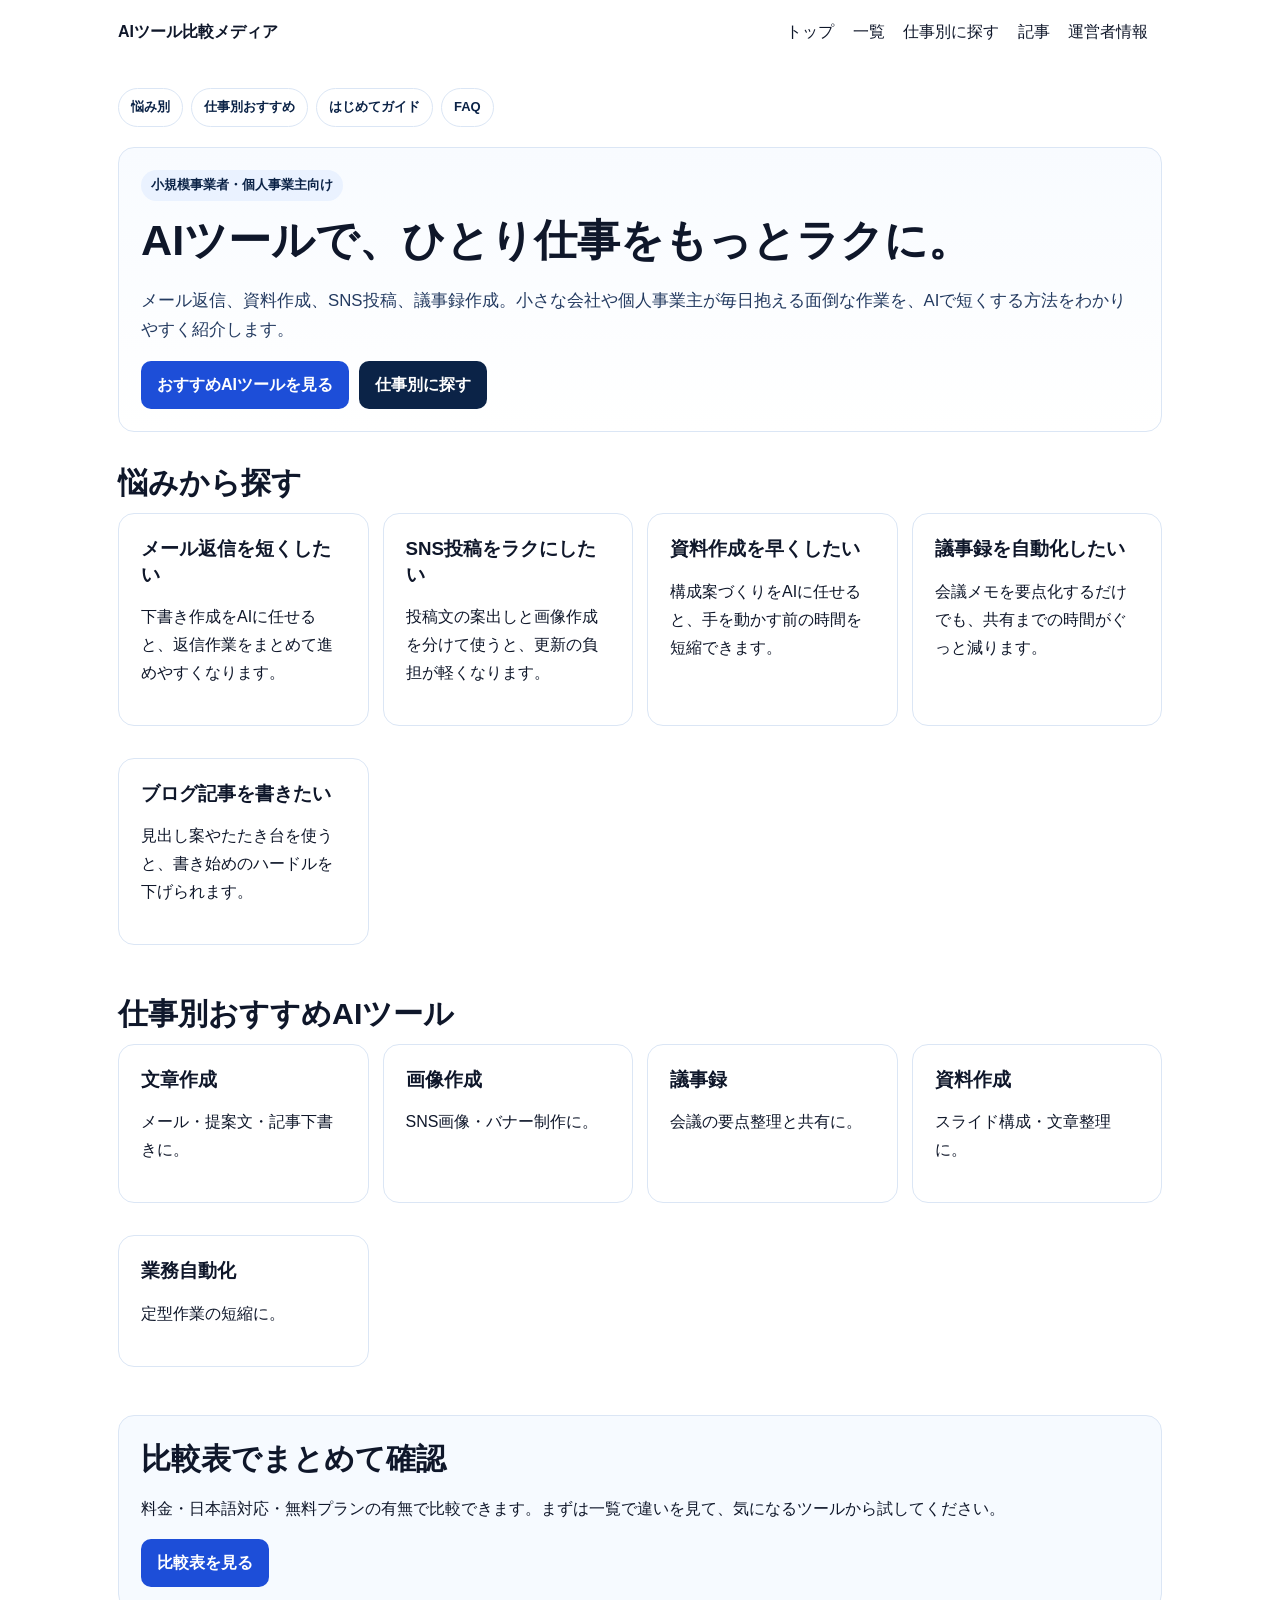
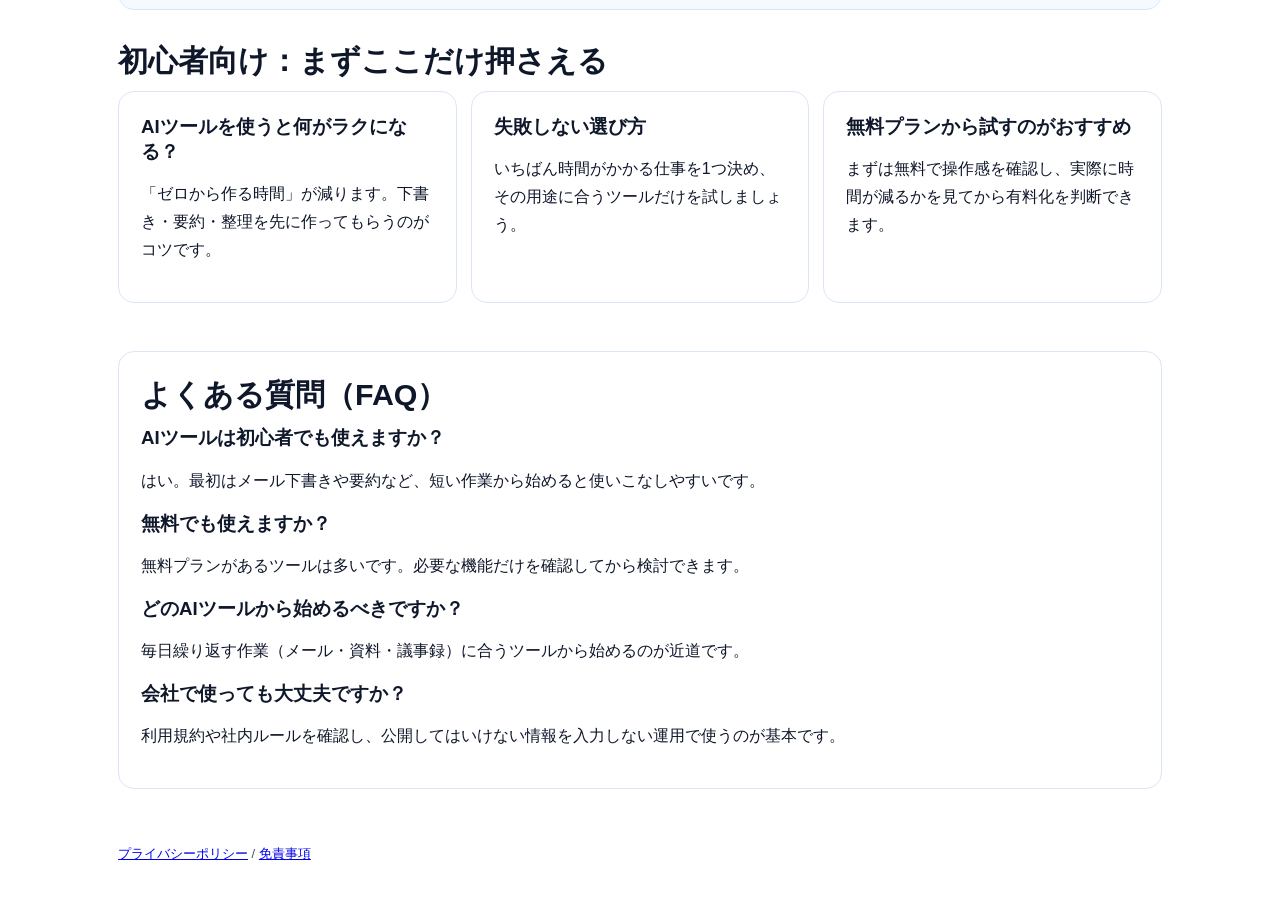
<file: index.html>
<!DOCTYPE html>
<html lang="ja">
<head>
  <meta charset="UTF-8">
  <meta name="viewport" content="width=device-width, initial-scale=1.0">
  <title>AIツールで、ひとり仕事をもっとラクに。 | AIツール比較メディア</title>
  <meta name="description" content="メール返信、資料作成、SNS投稿、議事録作成。小さな会社や個人事業主が毎日抱える面倒な作業を、AIで短くする方法をわかりやすく紹介します。">
  <link rel="stylesheet" href="css/style.css">
  <script type="application/ld+json">
  {
    "@context": "https://schema.org",
    "@type": "WebPage",
    "name": "AIツールで、ひとり仕事をもっとラクに。",
    "description": "小規模事業者・個人事業主向けのAI活用ガイド"
  }
  </script>
</head>
<body>
  <header>
    <strong>AIツール比較メディア</strong>
    <nav>
      <a href="index.html">トップ</a>
      <a href="tools.html">一覧</a>
      <a href="categories.html">仕事別に探す</a>
      <a href="article.html">記事</a>
      <a href="about.html">運営者情報</a>
    </nav>
  </header>

  <main>
    <section class="mini-nav" aria-label="クイックナビ"><a href="#pain">悩み別</a><a href="#jobs">仕事別おすすめ</a><a href="#beginner">はじめてガイド</a><a href="#faq">FAQ</a></section>
    <section class="hero hero-large">
      <p class="kicker">小規模事業者・個人事業主向け</p>
      <h1>AIツールで、ひとり仕事をもっとラクに。</h1>
      <p class="lead">メール返信、資料作成、SNS投稿、議事録作成。小さな会社や個人事業主が毎日抱える面倒な作業を、AIで短くする方法をわかりやすく紹介します。</p>
      <div class="button-row">
        <a class="button" href="tools.html">おすすめAIツールを見る</a>
        <a class="button button-sub" href="categories.html">仕事別に探す</a>
      </div>
    </section>

    <section id="pain" class="section-block">
      <h2>悩みから探す</h2>
      <div class="grid">
        <article class="card"><h3>メール返信を短くしたい</h3><p>下書き作成をAIに任せると、返信作業をまとめて進めやすくなります。</p></article>
        <article class="card"><h3>SNS投稿をラクにしたい</h3><p>投稿文の案出しと画像作成を分けて使うと、更新の負担が軽くなります。</p></article>
        <article class="card"><h3>資料作成を早くしたい</h3><p>構成案づくりをAIに任せると、手を動かす前の時間を短縮できます。</p></article>
        <article class="card"><h3>議事録を自動化したい</h3><p>会議メモを要点化するだけでも、共有までの時間がぐっと減ります。</p></article>
        <article class="card"><h3>ブログ記事を書きたい</h3><p>見出し案やたたき台を使うと、書き始めのハードルを下げられます。</p></article>
      </div>
    </section>

    <section id="jobs" class="section-block">
      <h2>仕事別おすすめAIツール</h2>
      <div class="grid">
        <article class="card"><h3>文章作成</h3><p>メール・提案文・記事下書きに。</p></article>
        <article class="card"><h3>画像作成</h3><p>SNS画像・バナー制作に。</p></article>
        <article class="card"><h3>議事録</h3><p>会議の要点整理と共有に。</p></article>
        <article class="card"><h3>資料作成</h3><p>スライド構成・文章整理に。</p></article>
        <article class="card"><h3>業務自動化</h3><p>定型作業の短縮に。</p></article>
      </div>
    </section>

    <section class="notice notice-highlight">
      <h2>比較表でまとめて確認</h2>
      <p>料金・日本語対応・無料プランの有無で比較できます。まずは一覧で違いを見て、気になるツールから試してください。</p>
      <a class="button" href="tools.html">比較表を見る</a>
    </section>

    <section id="beginner" class="section-block">
      <h2>初心者向け：まずここだけ押さえる</h2>
      <div class="grid grid-3">
        <article class="card">
          <h3>AIツールを使うと何がラクになる？</h3>
          <p>「ゼロから作る時間」が減ります。下書き・要約・整理を先に作ってもらうのがコツです。</p>
        </article>
        <article class="card">
          <h3>失敗しない選び方</h3>
          <p>いちばん時間がかかる仕事を1つ決め、その用途に合うツールだけを試しましょう。</p>
        </article>
        <article class="card">
          <h3>無料プランから試すのがおすすめ</h3>
          <p>まずは無料で操作感を確認し、実際に時間が減るかを見てから有料化を判断できます。</p>
        </article>
      </div>
    </section>

    <section id="faq" class="card faq">
      <h2>よくある質問（FAQ）</h2>
      <h3>AIツールは初心者でも使えますか？</h3>
      <p>はい。最初はメール下書きや要約など、短い作業から始めると使いこなしやすいです。</p>
      <h3>無料でも使えますか？</h3>
      <p>無料プランがあるツールは多いです。必要な機能だけを確認してから検討できます。</p>
      <h3>どのAIツールから始めるべきですか？</h3>
      <p>毎日繰り返す作業（メール・資料・議事録）に合うツールから始めるのが近道です。</p>
      <h3>会社で使っても大丈夫ですか？</h3>
      <p>利用規約や社内ルールを確認し、公開してはいけない情報を入力しない運用で使うのが基本です。</p>
    </section>
  </main>

  <footer>
    <a href="privacy.html">プライバシーポリシー</a> / <a href="disclaimer.html">免責事項</a>
  </footer>
</body>
</html>
</file>
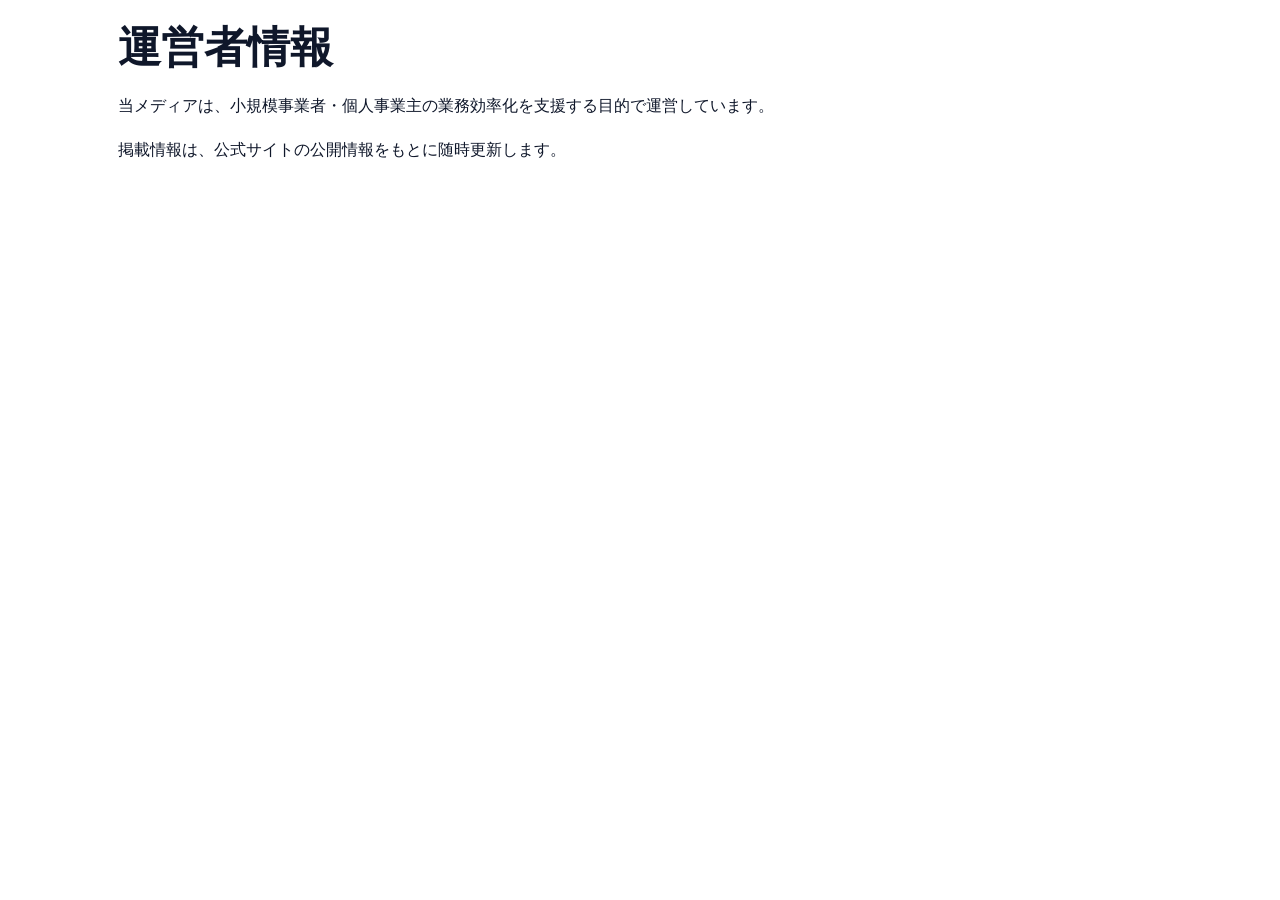
<file: about.html>
<!DOCTYPE html><html lang="ja"><head><meta charset="UTF-8"><meta name="viewport" content="width=device-width, initial-scale=1.0"><title>運営者情報 | AIツール比較メディア</title><meta name="description" content="AIツール比較メディアの運営目的と方針を掲載しています。"><link rel="stylesheet" href="css/style.css"></head><body><main><h1>運営者情報</h1><p>当メディアは、小規模事業者・個人事業主の業務効率化を支援する目的で運営しています。</p><p>掲載情報は、公式サイトの公開情報をもとに随時更新します。</p></main></body></html>
</file>
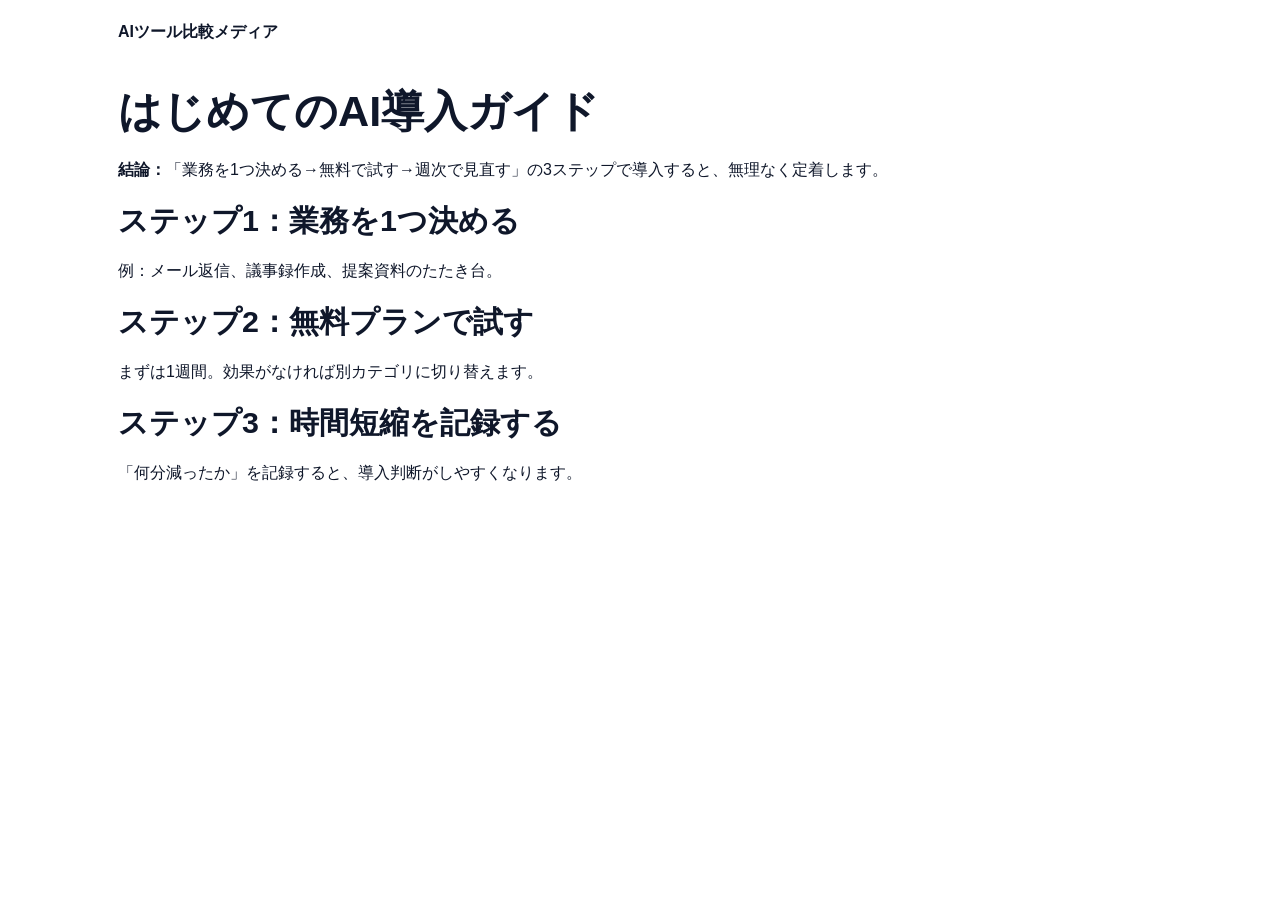
<file: article.html>
<!DOCTYPE html><html lang="ja"><head><meta charset="UTF-8"><meta name="viewport" content="width=device-width, initial-scale=1.0"><title>はじめてのAI導入ガイド | AIツール比較メディア</title><meta name="description" content="小規模事業者がAIツールを失敗せず導入する3ステップを解説。"><link rel="stylesheet" href="css/style.css"><script type="application/ld+json">{"@context":"https://schema.org","@type":"Article","headline":"はじめてのAI導入ガイド"}</script></head><body><header><strong>AIツール比較メディア</strong></header><main><article><h1>はじめてのAI導入ガイド</h1><p><strong>結論：</strong>「業務を1つ決める→無料で試す→週次で見直す」の3ステップで導入すると、無理なく定着します。</p><h2>ステップ1：業務を1つ決める</h2><p>例：メール返信、議事録作成、提案資料のたたき台。</p><h2>ステップ2：無料プランで試す</h2><p>まずは1週間。効果がなければ別カテゴリに切り替えます。</p><h2>ステップ3：時間短縮を記録する</h2><p>「何分減ったか」を記録すると、導入判断がしやすくなります。</p></article></main></body></html>
</file>
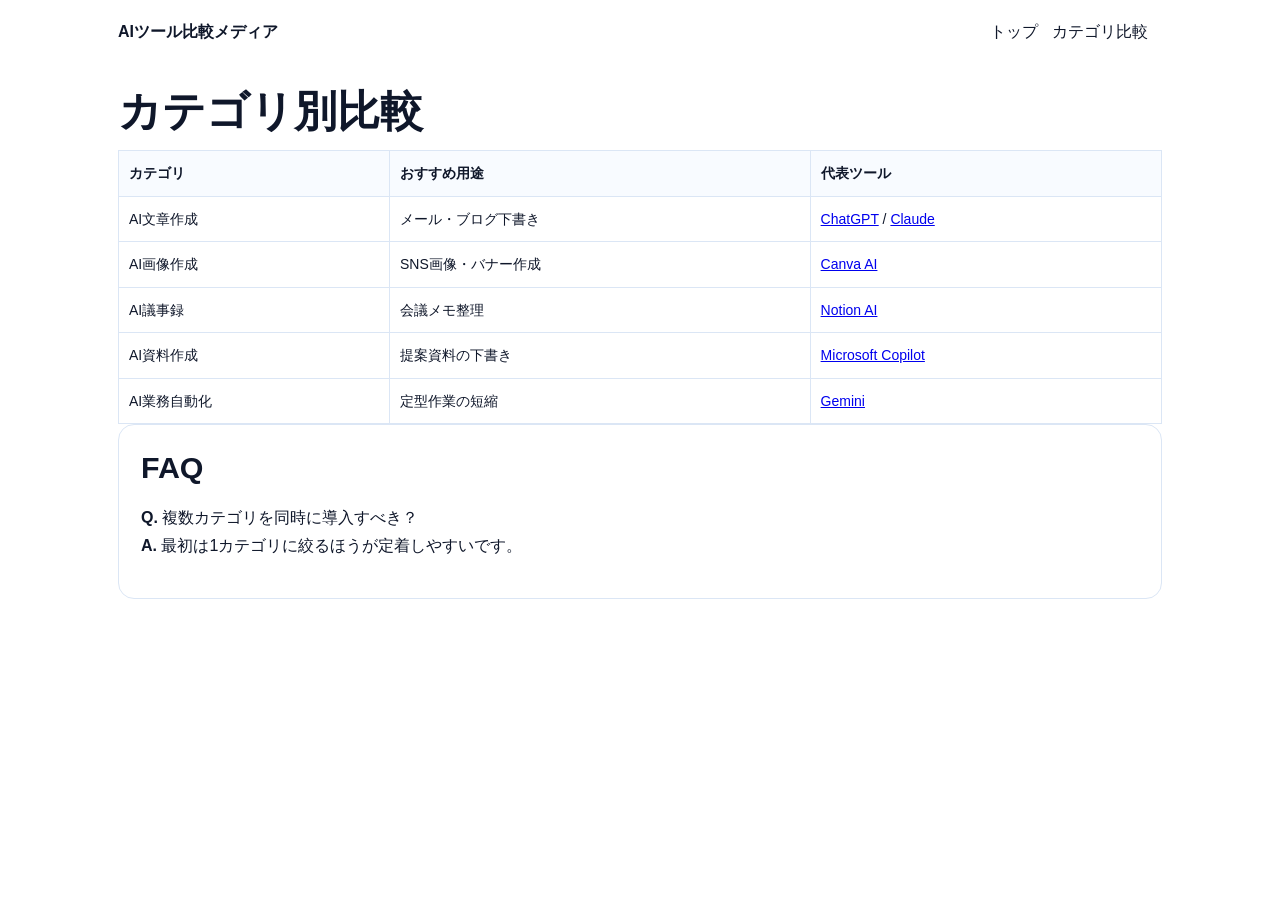
<file: categories.html>
<!DOCTYPE html><html lang="ja"><head><meta charset="UTF-8"><meta name="viewport" content="width=device-width, initial-scale=1.0"><title>カテゴリ別比較 | AIツール比較メディア</title><meta name="description" content="AI文章作成・AI画像作成・AI議事録・AI資料作成・AI業務自動化の5カテゴリを比較。"><link rel="stylesheet" href="css/style.css"><script src="js/common.js"></script><script type="application/ld+json">{"@context":"https://schema.org","@type":"CollectionPage","name":"カテゴリ別比較"}</script></head><body><header><strong>AIツール比較メディア</strong><nav><a href="index.html">トップ</a><a href="categories.html">カテゴリ比較</a></nav></header><main><h1>カテゴリ別比較</h1><div class="table-wrap"><table><thead><tr><th>カテゴリ</th><th>おすすめ用途</th><th>代表ツール</th></tr></thead><tbody id="catRows"></tbody></table></div><section class="card"><h2>FAQ</h2><p><strong>Q.</strong> 複数カテゴリを同時に導入すべき？<br><strong>A.</strong> 最初は1カテゴリに絞るほうが定着しやすいです。</p></section></main><script>const categories=['AI文章作成','AI画像作成','AI議事録','AI資料作成','AI業務自動化'];const uses={'AI文章作成':'メール・ブログ下書き','AI画像作成':'SNS画像・バナー作成','AI議事録':'会議メモ整理','AI資料作成':'提案資料の下書き','AI業務自動化':'定型作業の短縮'};loadTools().then(ts=>{document.getElementById('catRows').innerHTML=categories.map(c=>`<tr><td>${c}</td><td>${uses[c]}</td><td>${ts.filter(t=>t.category===c).map(t=>`<a href="${t.detail_page}">${t.name}</a>`).join(' / ')||'-'}</td></tr>`).join('')})</script></body></html>
</file>
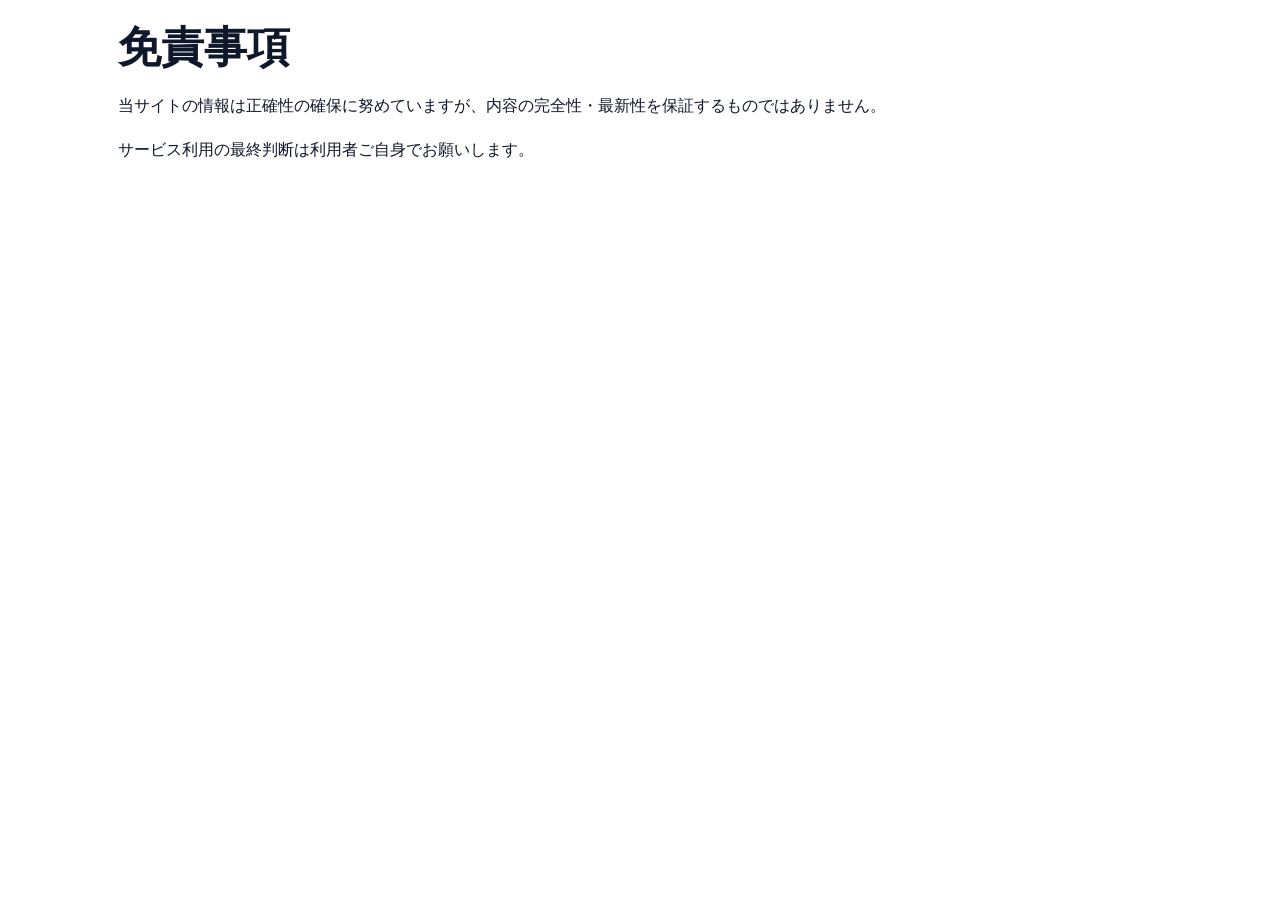
<file: disclaimer.html>
<!DOCTYPE html><html lang="ja"><head><meta charset="UTF-8"><meta name="viewport" content="width=device-width, initial-scale=1.0"><title>免責事項 | AIツール比較メディア</title><meta name="description" content="当サイトの免責事項を掲載しています。"><link rel="stylesheet" href="css/style.css"></head><body><main><h1>免責事項</h1><p>当サイトの情報は正確性の確保に努めていますが、内容の完全性・最新性を保証するものではありません。</p><p>サービス利用の最終判断は利用者ご自身でお願いします。</p></main></body></html>
</file>
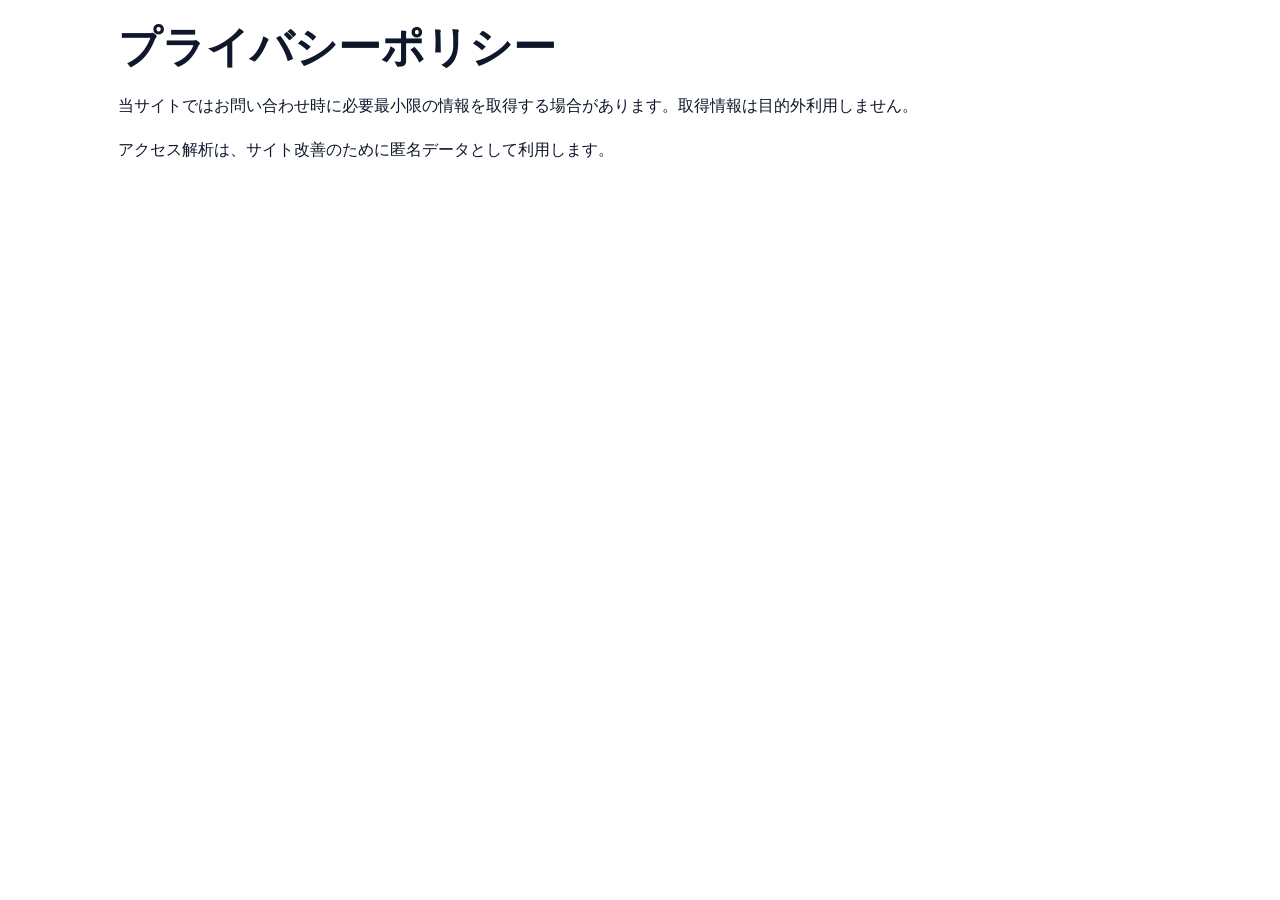
<file: privacy.html>
<!DOCTYPE html><html lang="ja"><head><meta charset="UTF-8"><meta name="viewport" content="width=device-width, initial-scale=1.0"><title>プライバシーポリシー | AIツール比較メディア</title><meta name="description" content="当サイトの個人情報の取り扱い方針です。"><link rel="stylesheet" href="css/style.css"></head><body><main><h1>プライバシーポリシー</h1><p>当サイトではお問い合わせ時に必要最小限の情報を取得する場合があります。取得情報は目的外利用しません。</p><p>アクセス解析は、サイト改善のために匿名データとして利用します。</p></main></body></html>
</file>
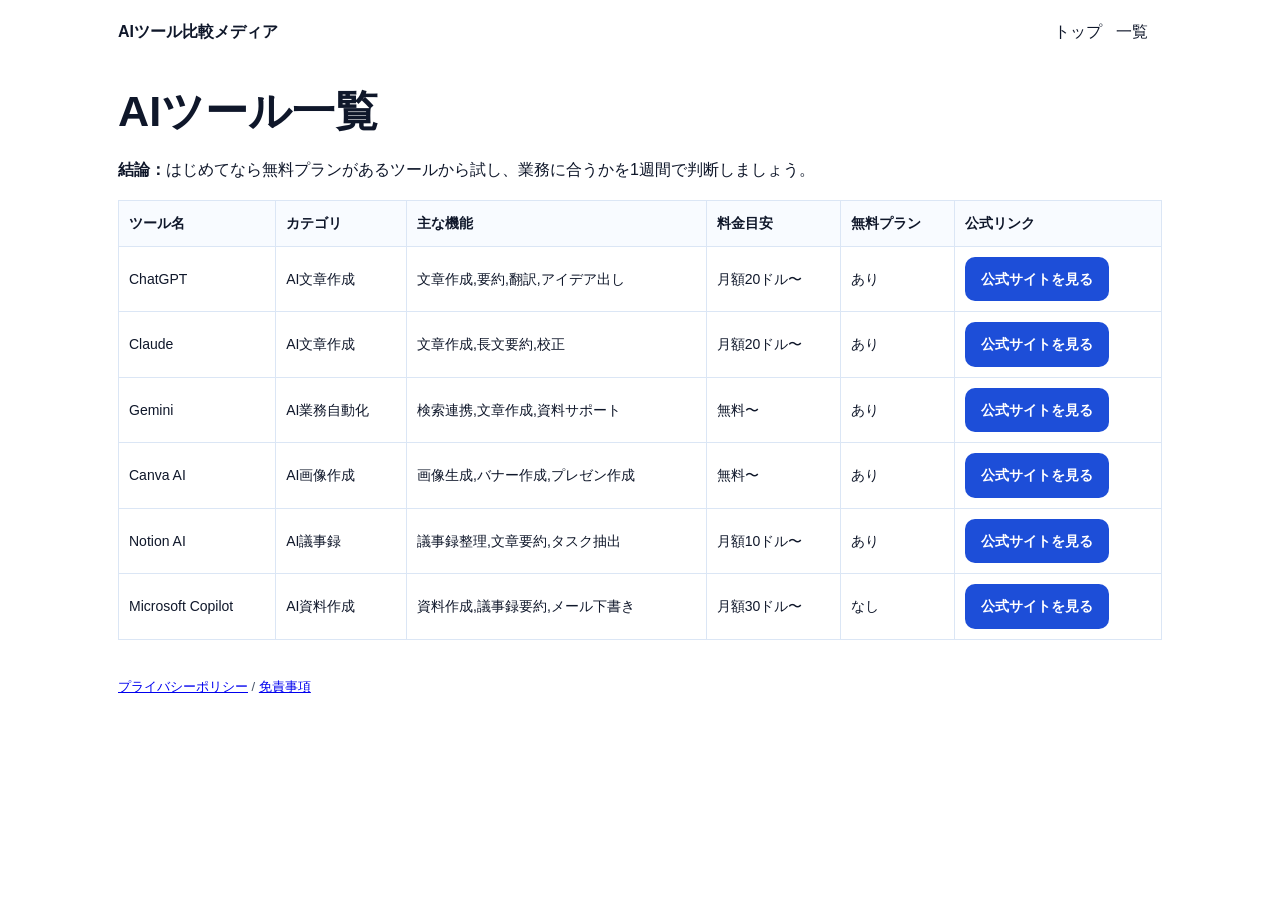
<file: tools.html>
<!DOCTYPE html><html lang="ja"><head><meta charset="UTF-8"><meta name="viewport" content="width=device-width, initial-scale=1.0"><title>AIツール一覧 | AIツール比較メディア</title><meta name="description" content="ChatGPT、Claude、Geminiなど主要AIツールを比較表でわかりやすく確認できます。"><link rel="stylesheet" href="css/style.css"><script src="js/common.js"></script><script type="application/ld+json">{"@context":"https://schema.org","@type":"ItemList","name":"AIツール一覧"}</script></head><body><header><strong>AIツール比較メディア</strong><nav><a href="index.html">トップ</a><a href="tools.html">一覧</a></nav></header><main><h1>AIツール一覧</h1><p><strong>結論：</strong>はじめてなら無料プランがあるツールから試し、業務に合うかを1週間で判断しましょう。</p><div class="table-wrap"><table><thead><tr><th>ツール名</th><th>カテゴリ</th><th>主な機能</th><th>料金目安</th><th>無料プラン</th><th>公式リンク</th></tr></thead><tbody id="toolRows"></tbody></table></div></main><footer><a href="privacy.html">プライバシーポリシー</a> / <a href="disclaimer.html">免責事項</a></footer><script>loadTools().then(ts=>{document.getElementById('toolRows').innerHTML=ts.map(toolRow).join('')});</script></body></html>
</file>
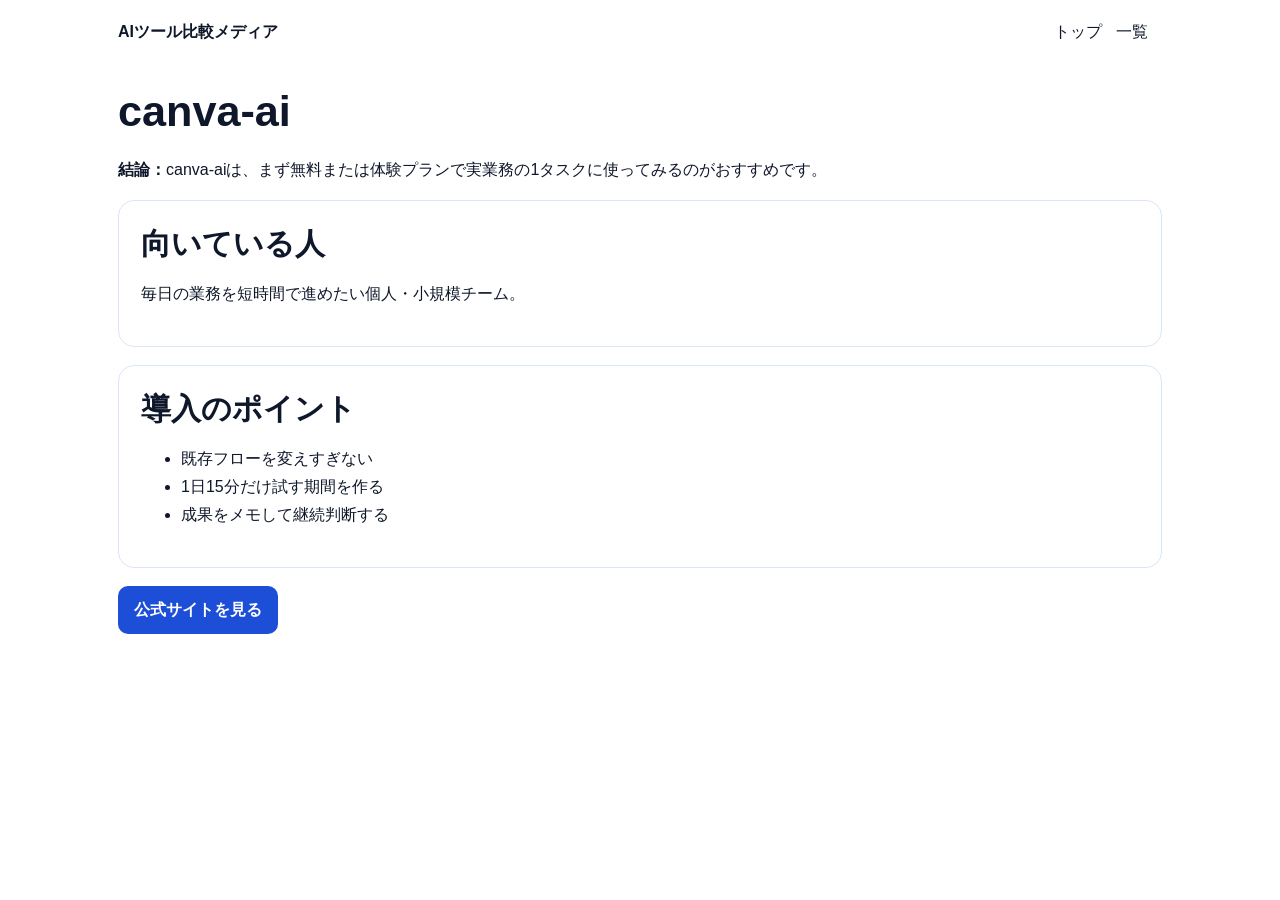
<file: tools/canva-ai.html>
<!DOCTYPE html><html lang="ja"><head><meta charset="UTF-8"><meta name="viewport" content="width=device-width, initial-scale=1.0"><title>canva-ai紹介 | AIツール比較メディア</title><meta name="description" content="canva-aiの特徴・向いている人・使い始め方を初心者向けに解説。"><link rel="stylesheet" href="../css/style.css"><script type="application/ld+json">{"@context":"https://schema.org","@type":"SoftwareApplication","name":"canva-ai"}</script></head><body><header><strong>AIツール比較メディア</strong><nav><a href="../index.html">トップ</a><a href="../tools.html">一覧</a></nav></header><main><h1>canva-ai</h1><p><strong>結論：</strong>canva-aiは、まず無料または体験プランで実業務の1タスクに使ってみるのがおすすめです。</p><section class="card"><h2>向いている人</h2><p>毎日の業務を短時間で進めたい個人・小規模チーム。</p></section><section class="card"><h2>導入のポイント</h2><ul><li>既存フローを変えすぎない</li><li>1日15分だけ試す期間を作る</li><li>成果をメモして継続判断する</li></ul></section><a class="button" href="https://example.com" target="_blank" rel="noopener">公式サイトを見る</a></main></body></html>
</file>
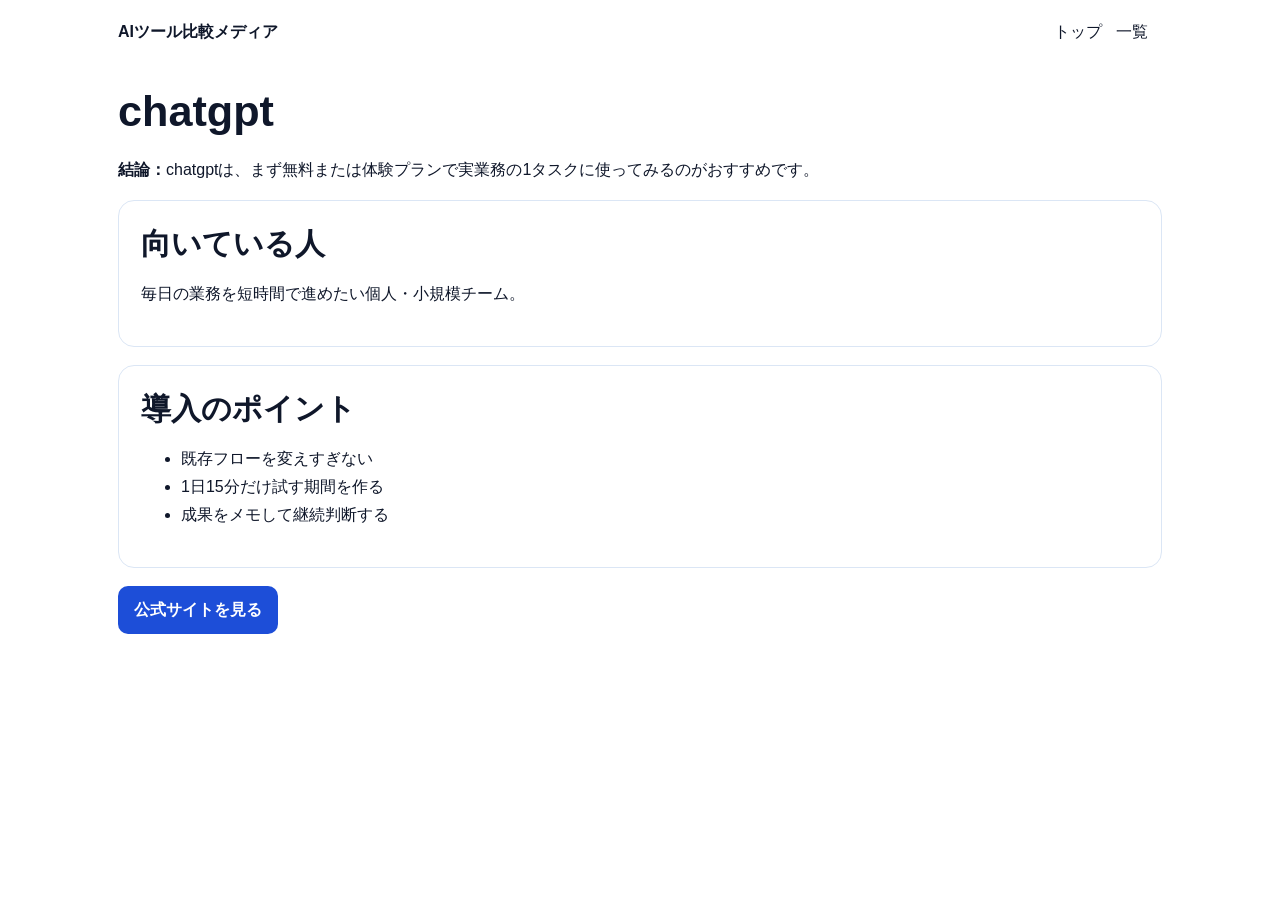
<file: tools/chatgpt.html>
<!DOCTYPE html><html lang="ja"><head><meta charset="UTF-8"><meta name="viewport" content="width=device-width, initial-scale=1.0"><title>chatgpt紹介 | AIツール比較メディア</title><meta name="description" content="chatgptの特徴・向いている人・使い始め方を初心者向けに解説。"><link rel="stylesheet" href="../css/style.css"><script type="application/ld+json">{"@context":"https://schema.org","@type":"SoftwareApplication","name":"chatgpt"}</script></head><body><header><strong>AIツール比較メディア</strong><nav><a href="../index.html">トップ</a><a href="../tools.html">一覧</a></nav></header><main><h1>chatgpt</h1><p><strong>結論：</strong>chatgptは、まず無料または体験プランで実業務の1タスクに使ってみるのがおすすめです。</p><section class="card"><h2>向いている人</h2><p>毎日の業務を短時間で進めたい個人・小規模チーム。</p></section><section class="card"><h2>導入のポイント</h2><ul><li>既存フローを変えすぎない</li><li>1日15分だけ試す期間を作る</li><li>成果をメモして継続判断する</li></ul></section><a class="button" href="https://example.com" target="_blank" rel="noopener">公式サイトを見る</a></main></body></html>
</file>
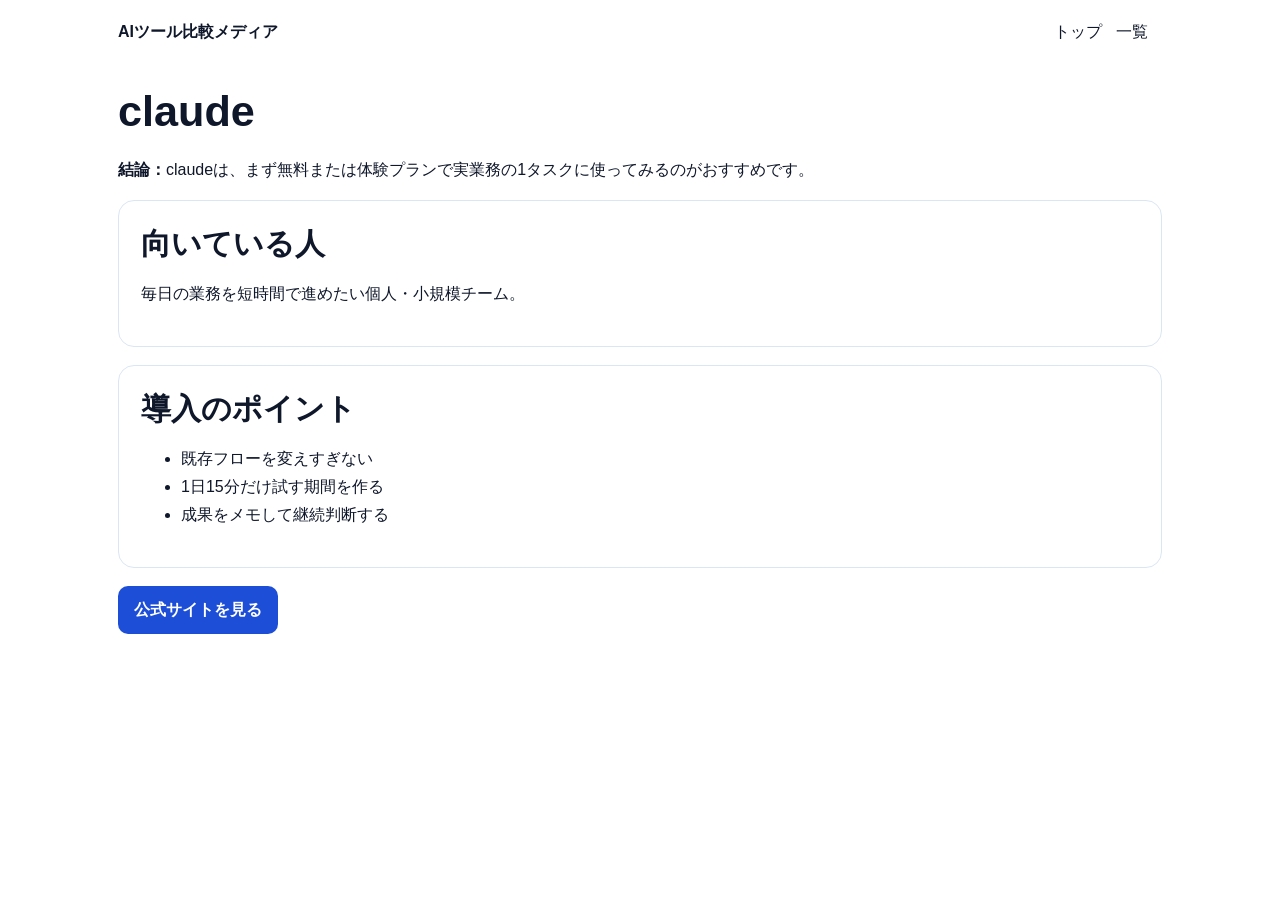
<file: tools/claude.html>
<!DOCTYPE html><html lang="ja"><head><meta charset="UTF-8"><meta name="viewport" content="width=device-width, initial-scale=1.0"><title>claude紹介 | AIツール比較メディア</title><meta name="description" content="claudeの特徴・向いている人・使い始め方を初心者向けに解説。"><link rel="stylesheet" href="../css/style.css"><script type="application/ld+json">{"@context":"https://schema.org","@type":"SoftwareApplication","name":"claude"}</script></head><body><header><strong>AIツール比較メディア</strong><nav><a href="../index.html">トップ</a><a href="../tools.html">一覧</a></nav></header><main><h1>claude</h1><p><strong>結論：</strong>claudeは、まず無料または体験プランで実業務の1タスクに使ってみるのがおすすめです。</p><section class="card"><h2>向いている人</h2><p>毎日の業務を短時間で進めたい個人・小規模チーム。</p></section><section class="card"><h2>導入のポイント</h2><ul><li>既存フローを変えすぎない</li><li>1日15分だけ試す期間を作る</li><li>成果をメモして継続判断する</li></ul></section><a class="button" href="https://example.com" target="_blank" rel="noopener">公式サイトを見る</a></main></body></html>
</file>
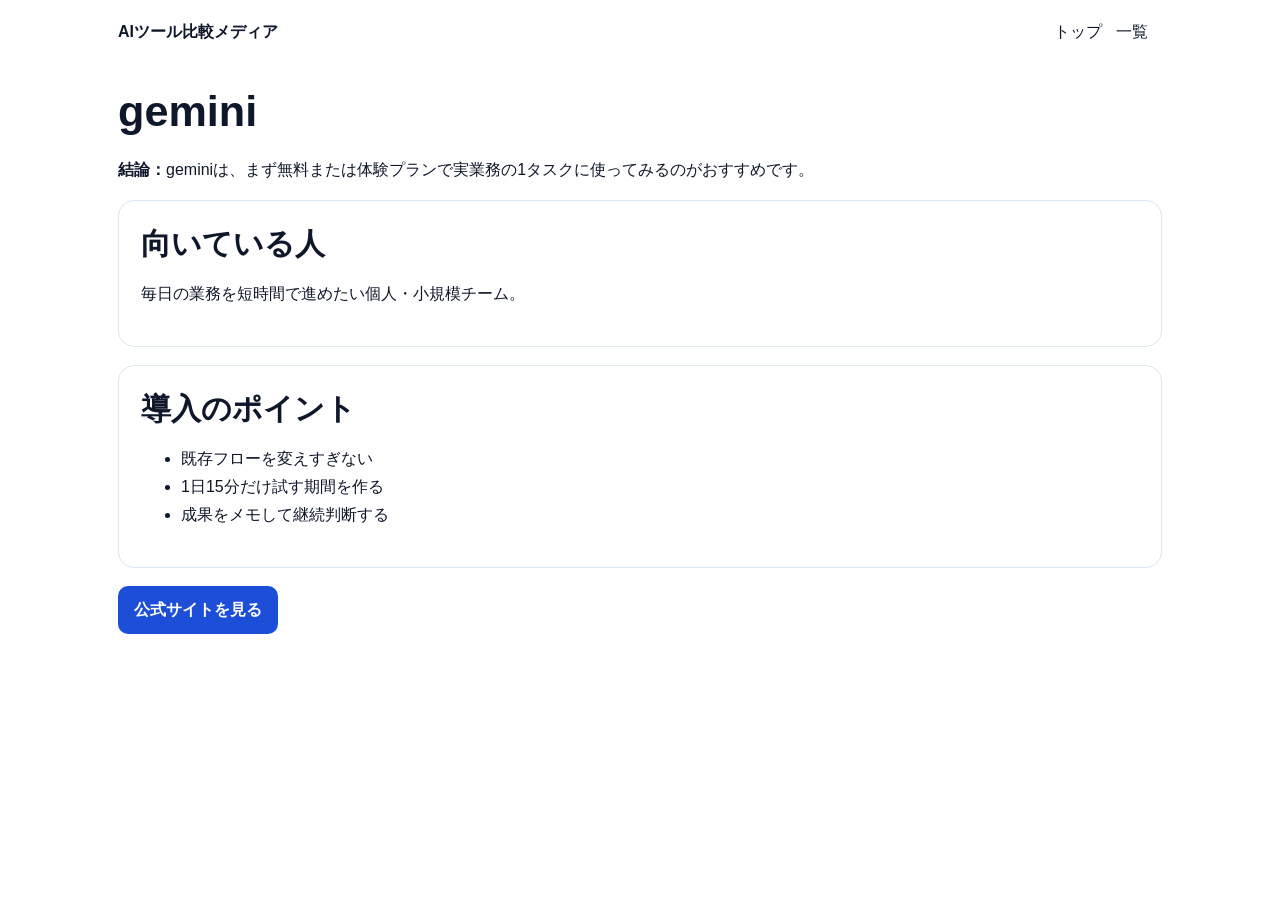
<file: tools/gemini.html>
<!DOCTYPE html><html lang="ja"><head><meta charset="UTF-8"><meta name="viewport" content="width=device-width, initial-scale=1.0"><title>gemini紹介 | AIツール比較メディア</title><meta name="description" content="geminiの特徴・向いている人・使い始め方を初心者向けに解説。"><link rel="stylesheet" href="../css/style.css"><script type="application/ld+json">{"@context":"https://schema.org","@type":"SoftwareApplication","name":"gemini"}</script></head><body><header><strong>AIツール比較メディア</strong><nav><a href="../index.html">トップ</a><a href="../tools.html">一覧</a></nav></header><main><h1>gemini</h1><p><strong>結論：</strong>geminiは、まず無料または体験プランで実業務の1タスクに使ってみるのがおすすめです。</p><section class="card"><h2>向いている人</h2><p>毎日の業務を短時間で進めたい個人・小規模チーム。</p></section><section class="card"><h2>導入のポイント</h2><ul><li>既存フローを変えすぎない</li><li>1日15分だけ試す期間を作る</li><li>成果をメモして継続判断する</li></ul></section><a class="button" href="https://example.com" target="_blank" rel="noopener">公式サイトを見る</a></main></body></html>
</file>
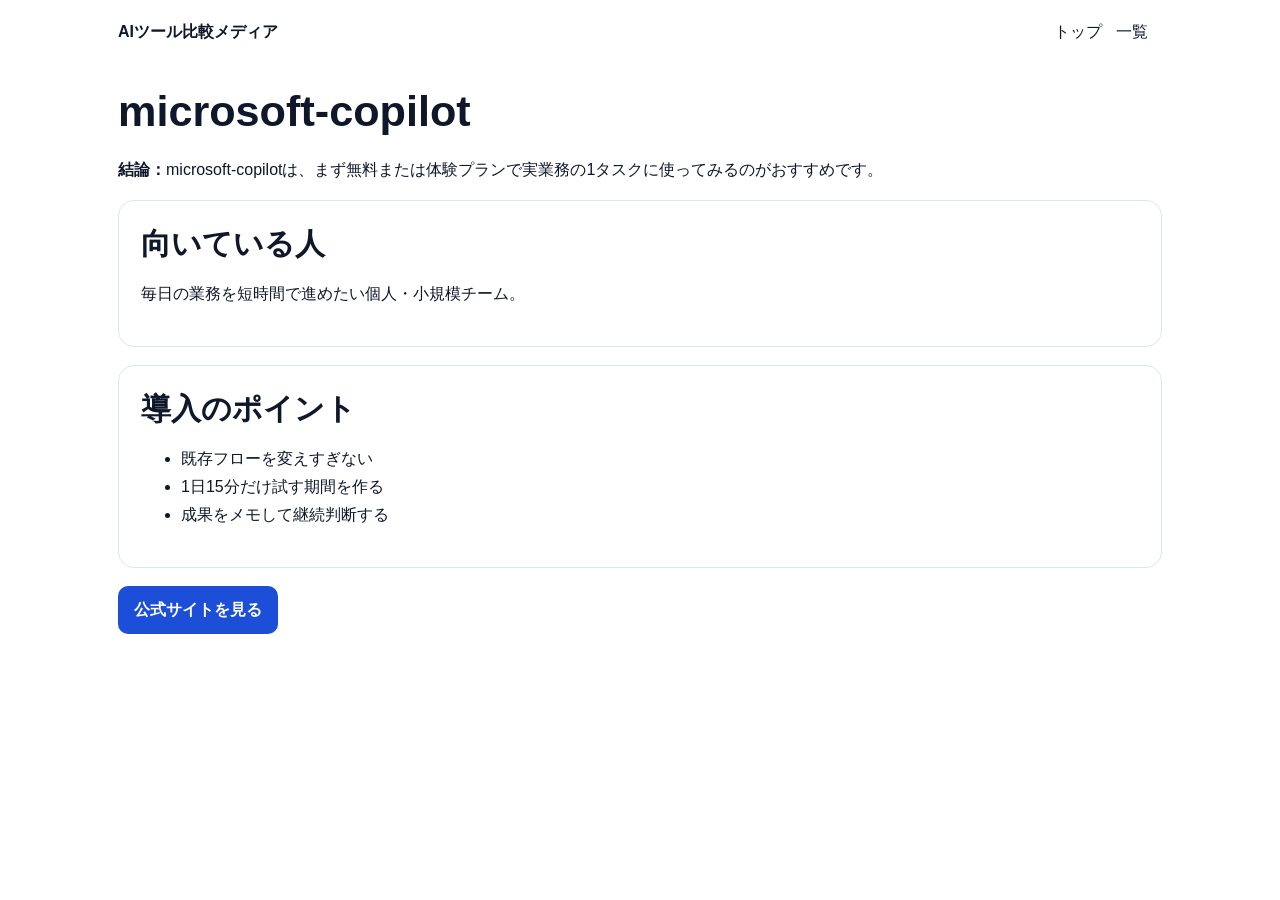
<file: tools/microsoft-copilot.html>
<!DOCTYPE html><html lang="ja"><head><meta charset="UTF-8"><meta name="viewport" content="width=device-width, initial-scale=1.0"><title>microsoft-copilot紹介 | AIツール比較メディア</title><meta name="description" content="microsoft-copilotの特徴・向いている人・使い始め方を初心者向けに解説。"><link rel="stylesheet" href="../css/style.css"><script type="application/ld+json">{"@context":"https://schema.org","@type":"SoftwareApplication","name":"microsoft-copilot"}</script></head><body><header><strong>AIツール比較メディア</strong><nav><a href="../index.html">トップ</a><a href="../tools.html">一覧</a></nav></header><main><h1>microsoft-copilot</h1><p><strong>結論：</strong>microsoft-copilotは、まず無料または体験プランで実業務の1タスクに使ってみるのがおすすめです。</p><section class="card"><h2>向いている人</h2><p>毎日の業務を短時間で進めたい個人・小規模チーム。</p></section><section class="card"><h2>導入のポイント</h2><ul><li>既存フローを変えすぎない</li><li>1日15分だけ試す期間を作る</li><li>成果をメモして継続判断する</li></ul></section><a class="button" href="https://example.com" target="_blank" rel="noopener">公式サイトを見る</a></main></body></html>
</file>
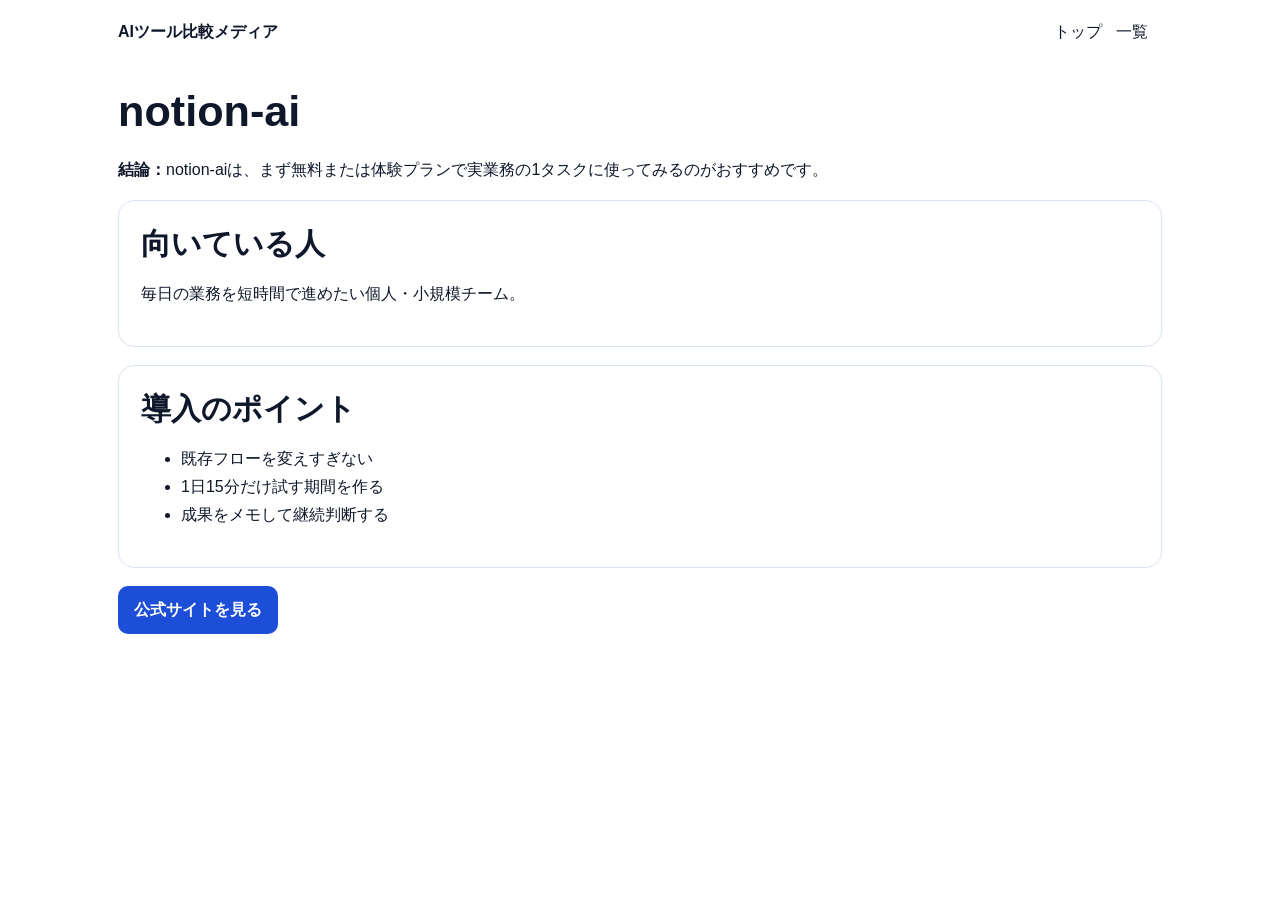
<file: tools/notion-ai.html>
<!DOCTYPE html><html lang="ja"><head><meta charset="UTF-8"><meta name="viewport" content="width=device-width, initial-scale=1.0"><title>notion-ai紹介 | AIツール比較メディア</title><meta name="description" content="notion-aiの特徴・向いている人・使い始め方を初心者向けに解説。"><link rel="stylesheet" href="../css/style.css"><script type="application/ld+json">{"@context":"https://schema.org","@type":"SoftwareApplication","name":"notion-ai"}</script></head><body><header><strong>AIツール比較メディア</strong><nav><a href="../index.html">トップ</a><a href="../tools.html">一覧</a></nav></header><main><h1>notion-ai</h1><p><strong>結論：</strong>notion-aiは、まず無料または体験プランで実業務の1タスクに使ってみるのがおすすめです。</p><section class="card"><h2>向いている人</h2><p>毎日の業務を短時間で進めたい個人・小規模チーム。</p></section><section class="card"><h2>導入のポイント</h2><ul><li>既存フローを変えすぎない</li><li>1日15分だけ試す期間を作る</li><li>成果をメモして継続判断する</li></ul></section><a class="button" href="https://example.com" target="_blank" rel="noopener">公式サイトを見る</a></main></body></html>
</file>
<file: css/style.css>
:root{--text:#0f172a;--muted:#475569;--line:#dbe6f5;--bg:#ffffff;--sub:#f8fbff;--primary:#1d4ed8;--navy:#0b2347}
*{box-sizing:border-box}
body{font-family:-apple-system,BlinkMacSystemFont,"Segoe UI",sans-serif;margin:0;color:var(--text);background:var(--bg);line-height:1.75}
header,main,footer{max-width:1080px;margin:auto;padding:18px}
header{display:flex;justify-content:space-between;align-items:center;gap:12px;flex-wrap:wrap}
nav a{margin-right:14px;color:var(--text);text-decoration:none;font-weight:500}
nav a:hover{color:var(--primary)}
h1,h2,h3{line-height:1.35;margin:0 0 10px}
h1{font-size:clamp(1.8rem,4vw,2.7rem)}
h2{font-size:clamp(1.35rem,3vw,1.9rem)}
.kicker{display:inline-block;padding:4px 10px;background:#eaf2ff;color:var(--navy);border-radius:999px;font-size:13px;font-weight:700;margin:0 0 10px}
.lead{font-size:1.05rem;color:#243b61}
.hero,.card,.faq,.notice{border:1px solid var(--line);border-radius:16px;background:#fff;padding:22px;margin-bottom:18px}
.hero-large{background:linear-gradient(180deg,#f8fbff,#ffffff)}
.section-block{margin:30px 0}
.grid{display:grid;grid-template-columns:repeat(auto-fit,minmax(220px,1fr));gap:14px}
.grid-3{grid-template-columns:repeat(auto-fit,minmax(250px,1fr))}
.button-row{display:flex;gap:10px;flex-wrap:wrap;margin-top:14px}
.button{display:inline-block;padding:10px 16px;background:var(--primary);color:#fff;border-radius:10px;text-decoration:none;font-weight:700}
.button:hover{opacity:.92}
.button-sub{background:var(--navy)}
.notice-highlight{background:#f6faff}
.table-wrap{overflow:auto}
table{width:100%;border-collapse:collapse;font-size:14px;background:#fff}
th,td{border:1px solid var(--line);padding:10px;text-align:left}
th{background:var(--sub)}
footer{color:var(--muted);font-size:13px;padding-bottom:34px}
@media (max-width:720px){header,main,footer{padding:14px}nav{font-size:14px} .hero,.card,.faq,.notice{padding:16px}}

.mini-nav{display:flex;gap:8px;flex-wrap:wrap;margin:6px 0 20px}
.mini-nav a{display:inline-block;padding:7px 12px;border:1px solid var(--line);border-radius:999px;background:#fff;color:var(--navy);text-decoration:none;font-size:13px;font-weight:600}
.mini-nav a:hover{background:#eef5ff}
</file>
